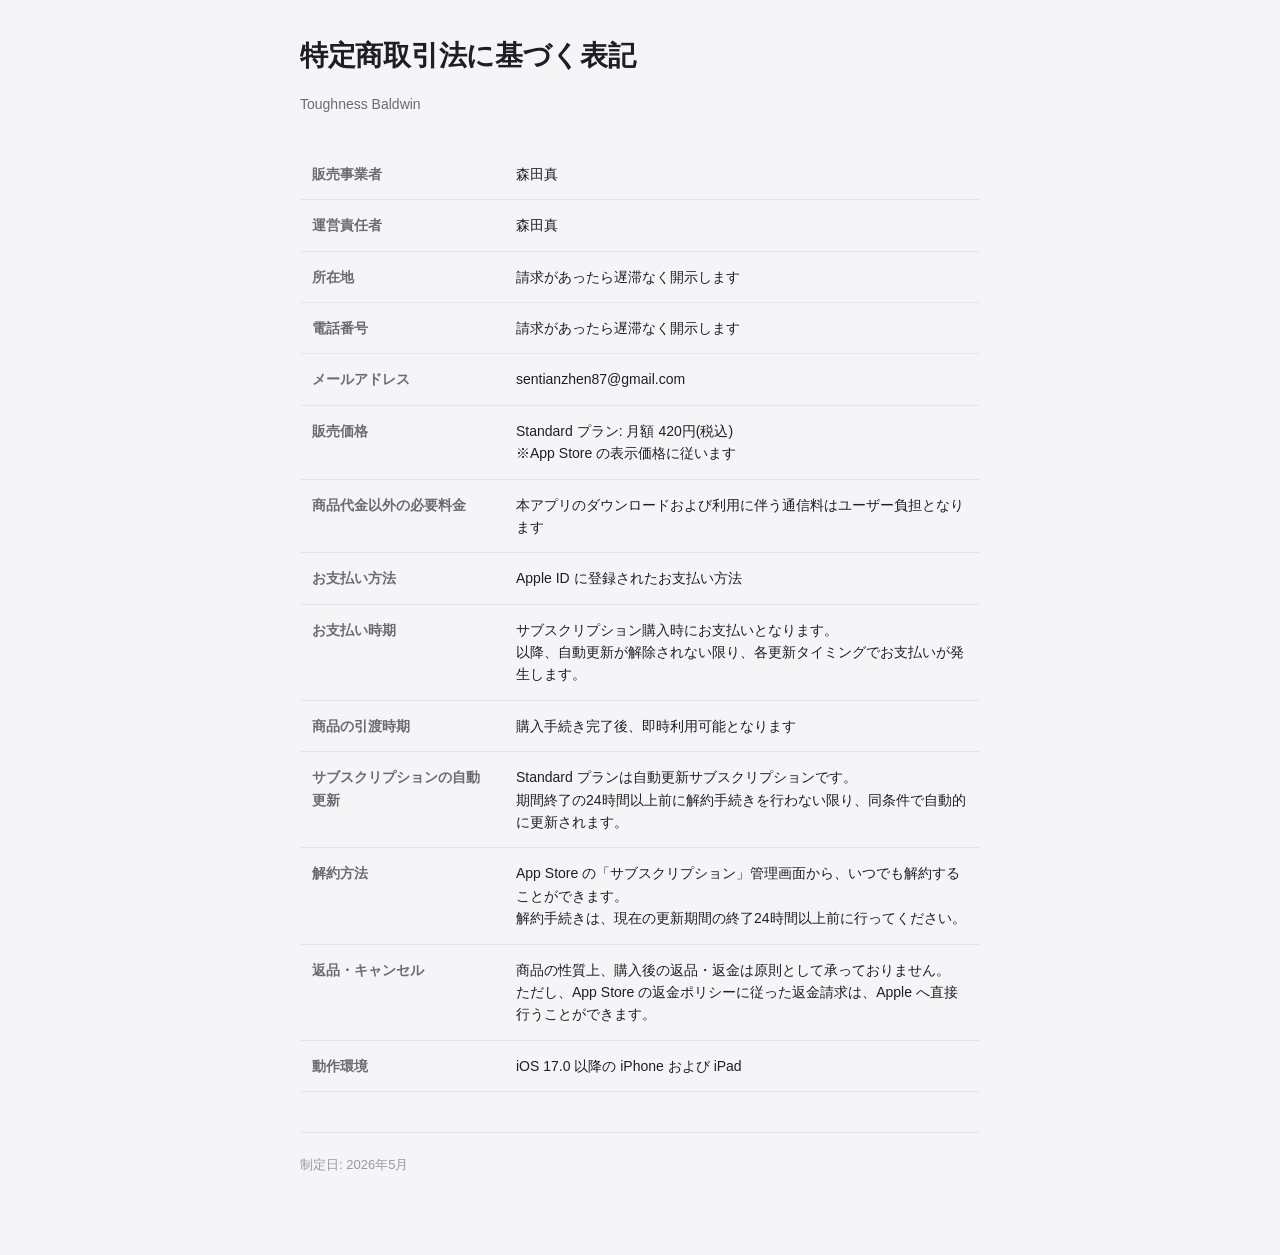
<file: index.html>
<!DOCTYPE html>
<html lang="ja">
<head>
<meta charset="UTF-8">
<meta name="viewport" content="width=device-width, initial-scale=1.0">
<title>特定商取引法に基づく表記 | Toughness Baldwin</title>
<link rel="stylesheet" href="../style.css">
</head>
<body>
<main class="container">
  <h1>特定商取引法に基づく表記</h1>
  <p class="subtitle">Toughness Baldwin</p>

  <table class="info-table">
    <tr>
      <th>販売事業者</th>
      <td>森田真</td>
    </tr>
    <tr>
      <th>運営責任者</th>
      <td>森田真</td>
    </tr>
    <tr>
      <th>所在地</th>
      <td>請求があったら遅滞なく開示します</td>
    </tr>
    <tr>
      <th>電話番号</th>
      <td>請求があったら遅滞なく開示します</td>
    </tr>
    <tr>
      <th>メールアドレス</th>
      <td>sentianzhen87@gmail.com</td>
    </tr>
    <tr>
      <th>販売価格</th>
      <td>
        Standard プラン: 月額 420円(税込)<br>
        ※App Store の表示価格に従います
      </td>
    </tr>
    <tr>
      <th>商品代金以外の必要料金</th>
      <td>本アプリのダウンロードおよび利用に伴う通信料はユーザー負担となります</td>
    </tr>
    <tr>
      <th>お支払い方法</th>
      <td>Apple ID に登録されたお支払い方法</td>
    </tr>
    <tr>
      <th>お支払い時期</th>
      <td>
        サブスクリプション購入時にお支払いとなります。<br>
        以降、自動更新が解除されない限り、各更新タイミングでお支払いが発生します。
      </td>
    </tr>
    <tr>
      <th>商品の引渡時期</th>
      <td>購入手続き完了後、即時利用可能となります</td>
    </tr>
    <tr>
      <th>サブスクリプションの自動更新</th>
      <td>
        Standard プランは自動更新サブスクリプションです。<br>
        期間終了の24時間以上前に解約手続きを行わない限り、同条件で自動的に更新されます。
      </td>
    </tr>
    <tr>
      <th>解約方法</th>
      <td>
        App Store の「サブスクリプション」管理画面から、いつでも解約することができます。<br>
        解約手続きは、現在の更新期間の終了24時間以上前に行ってください。
      </td>
    </tr>
    <tr>
      <th>返品・キャンセル</th>
      <td>
        商品の性質上、購入後の返品・返金は原則として承っておりません。<br>
        ただし、App Store の返金ポリシーに従った返金請求は、Apple へ直接行うことができます。
      </td>
    </tr>
    <tr>
      <th>動作環境</th>
      <td>iOS 17.0 以降の iPhone および iPad</td>
    </tr>
  </table>

  <p class="last-updated">制定日: 2026年5月</p>
</main>
</body>
</html>
</file>
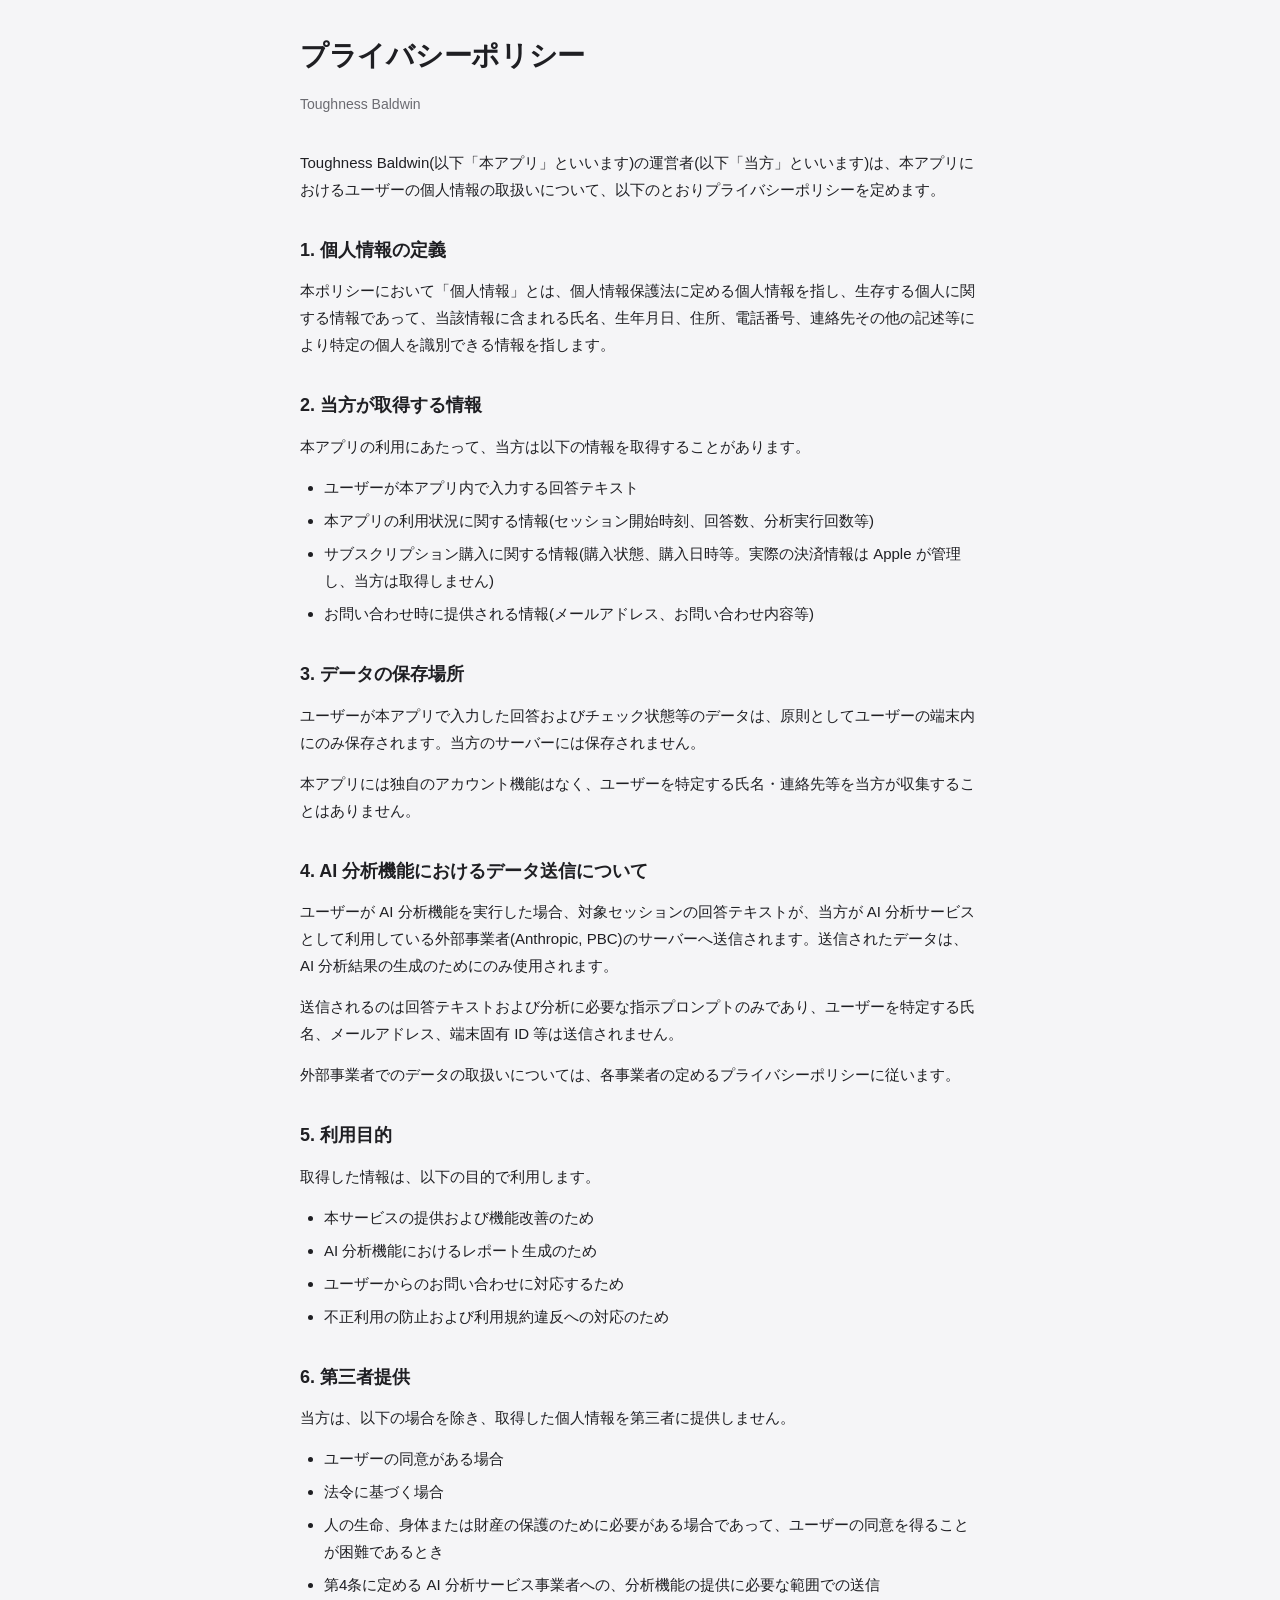
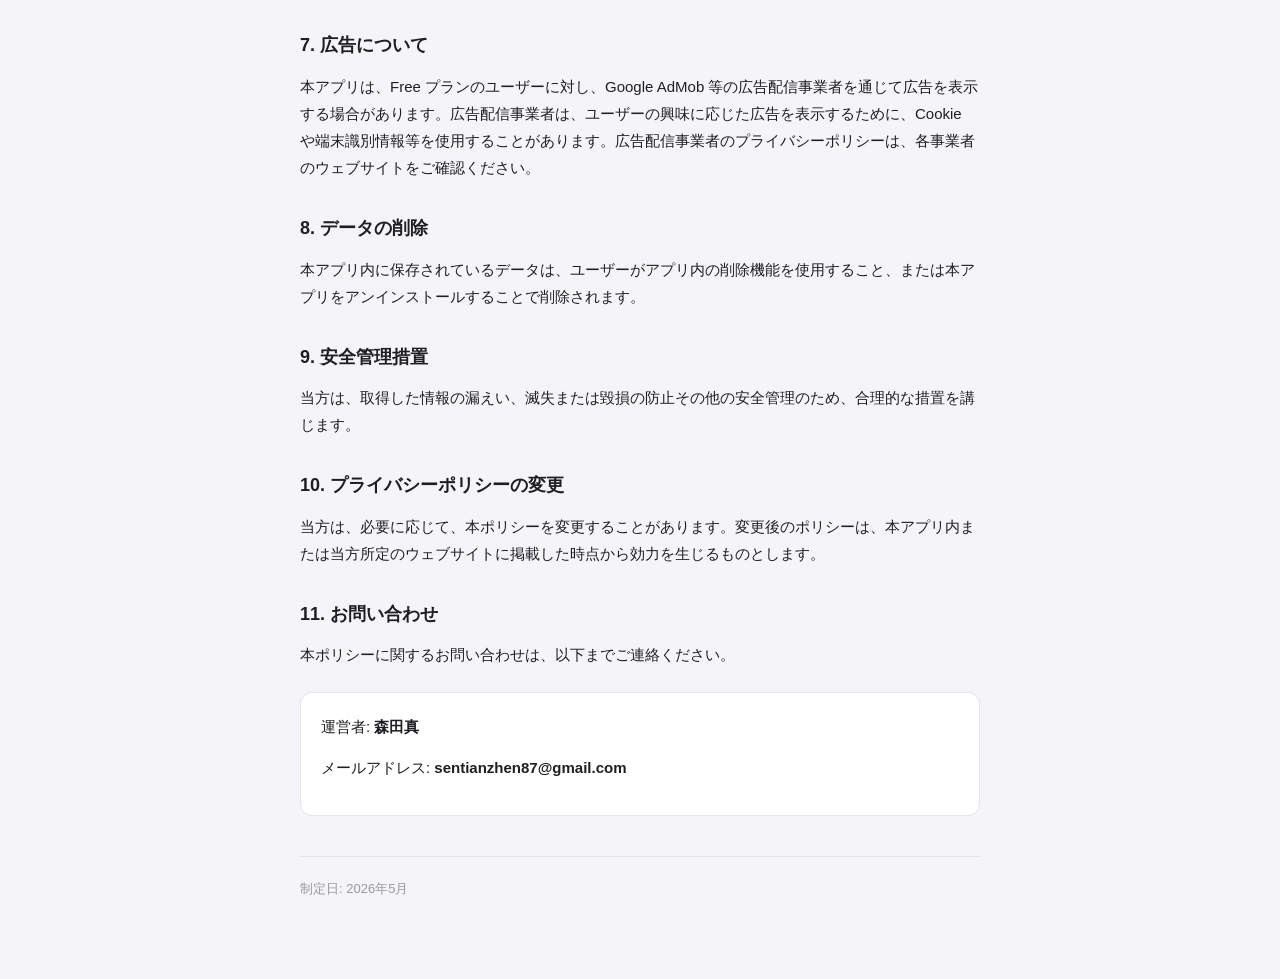
<file: privacy/index.html>
<!DOCTYPE html>
<html lang="ja">
<head>
<meta charset="UTF-8">
<meta name="viewport" content="width=device-width, initial-scale=1.0">
<title>プライバシーポリシー | Toughness Baldwin</title>
<link rel="stylesheet" href="../style.css">
</head>
<body>
<main class="container">
  <h1>プライバシーポリシー</h1>
  <p class="subtitle">Toughness Baldwin</p>

  <p>Toughness Baldwin(以下「本アプリ」といいます)の運営者(以下「当方」といいます)は、本アプリにおけるユーザーの個人情報の取扱いについて、以下のとおりプライバシーポリシーを定めます。</p>

  <h2>1. 個人情報の定義</h2>
  <p>本ポリシーにおいて「個人情報」とは、個人情報保護法に定める個人情報を指し、生存する個人に関する情報であって、当該情報に含まれる氏名、生年月日、住所、電話番号、連絡先その他の記述等により特定の個人を識別できる情報を指します。</p>

  <h2>2. 当方が取得する情報</h2>
  <p>本アプリの利用にあたって、当方は以下の情報を取得することがあります。</p>
  <ul>
    <li>ユーザーが本アプリ内で入力する回答テキスト</li>
    <li>本アプリの利用状況に関する情報(セッション開始時刻、回答数、分析実行回数等)</li>
    <li>サブスクリプション購入に関する情報(購入状態、購入日時等。実際の決済情報は Apple が管理し、当方は取得しません)</li>
    <li>お問い合わせ時に提供される情報(メールアドレス、お問い合わせ内容等)</li>
  </ul>

  <h2>3. データの保存場所</h2>
  <p>ユーザーが本アプリで入力した回答およびチェック状態等のデータは、原則としてユーザーの端末内にのみ保存されます。当方のサーバーには保存されません。</p>
  <p>本アプリには独自のアカウント機能はなく、ユーザーを特定する氏名・連絡先等を当方が収集することはありません。</p>

  <h2>4. AI 分析機能におけるデータ送信について</h2>
  <p>ユーザーが AI 分析機能を実行した場合、対象セッションの回答テキストが、当方が AI 分析サービスとして利用している外部事業者(Anthropic, PBC)のサーバーへ送信されます。送信されたデータは、AI 分析結果の生成のためにのみ使用されます。</p>
  <p>送信されるのは回答テキストおよび分析に必要な指示プロンプトのみであり、ユーザーを特定する氏名、メールアドレス、端末固有 ID 等は送信されません。</p>
  <p>外部事業者でのデータの取扱いについては、各事業者の定めるプライバシーポリシーに従います。</p>

  <h2>5. 利用目的</h2>
  <p>取得した情報は、以下の目的で利用します。</p>
  <ul>
    <li>本サービスの提供および機能改善のため</li>
    <li>AI 分析機能におけるレポート生成のため</li>
    <li>ユーザーからのお問い合わせに対応するため</li>
    <li>不正利用の防止および利用規約違反への対応のため</li>
  </ul>

  <h2>6. 第三者提供</h2>
  <p>当方は、以下の場合を除き、取得した個人情報を第三者に提供しません。</p>
  <ul>
    <li>ユーザーの同意がある場合</li>
    <li>法令に基づく場合</li>
    <li>人の生命、身体または財産の保護のために必要がある場合であって、ユーザーの同意を得ることが困難であるとき</li>
    <li>第4条に定める AI 分析サービス事業者への、分析機能の提供に必要な範囲での送信</li>
  </ul>

  <h2>7. 広告について</h2>
  <p>本アプリは、Free プランのユーザーに対し、Google AdMob 等の広告配信事業者を通じて広告を表示する場合があります。広告配信事業者は、ユーザーの興味に応じた広告を表示するために、Cookie や端末識別情報等を使用することがあります。広告配信事業者のプライバシーポリシーは、各事業者のウェブサイトをご確認ください。</p>

  <h2>8. データの削除</h2>
  <p>本アプリ内に保存されているデータは、ユーザーがアプリ内の削除機能を使用すること、または本アプリをアンインストールすることで削除されます。</p>

  <h2>9. 安全管理措置</h2>
  <p>当方は、取得した情報の漏えい、滅失または毀損の防止その他の安全管理のため、合理的な措置を講じます。</p>

  <h2>10. プライバシーポリシーの変更</h2>
  <p>当方は、必要に応じて、本ポリシーを変更することがあります。変更後のポリシーは、本アプリ内または当方所定のウェブサイトに掲載した時点から効力を生じるものとします。</p>

  <h2>11. お問い合わせ</h2>
  <p>本ポリシーに関するお問い合わせは、以下までご連絡ください。</p>
  <div class="contact-box">
    <p>運営者: <strong>森田真</strong></p>
    <p>メールアドレス: <strong>sentianzhen87@gmail.com</strong></p>
  </div>

  <p class="last-updated">制定日: 2026年5月</p>
</main>
</body>
</html>
</file>
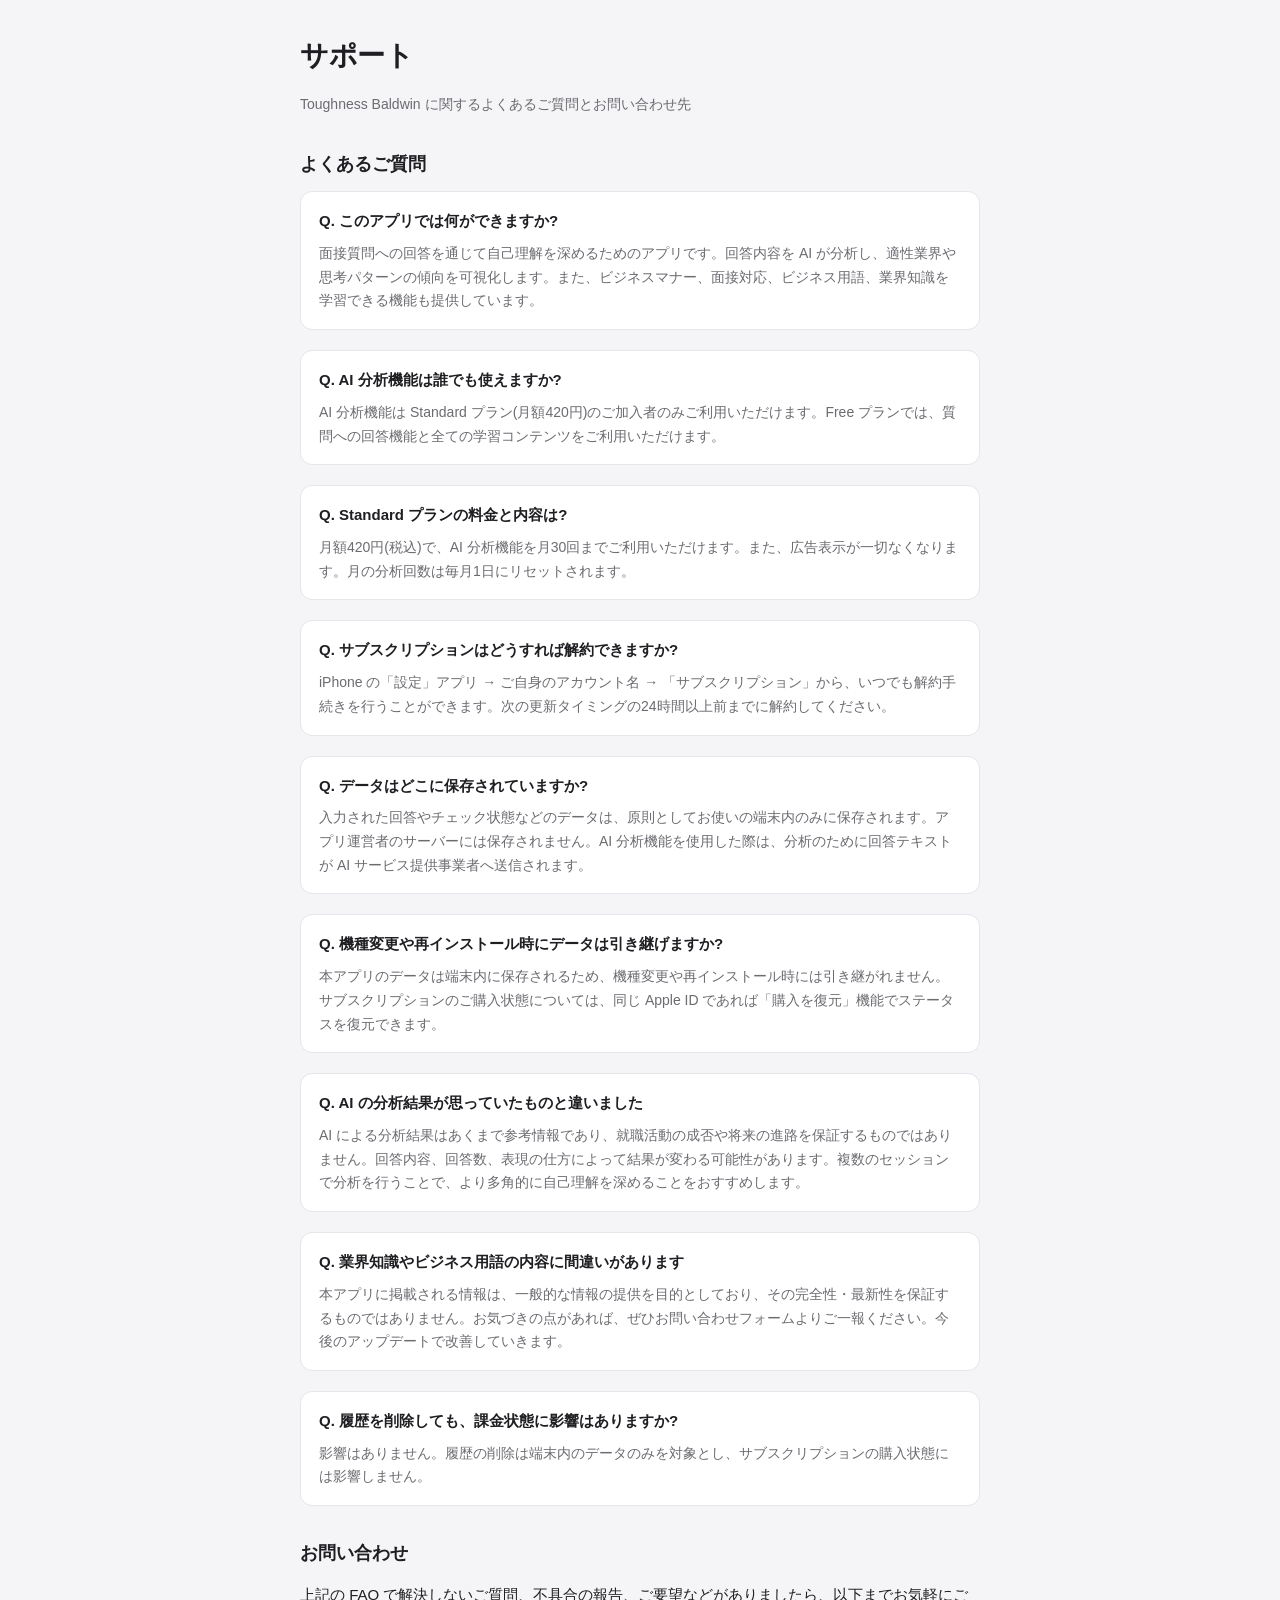
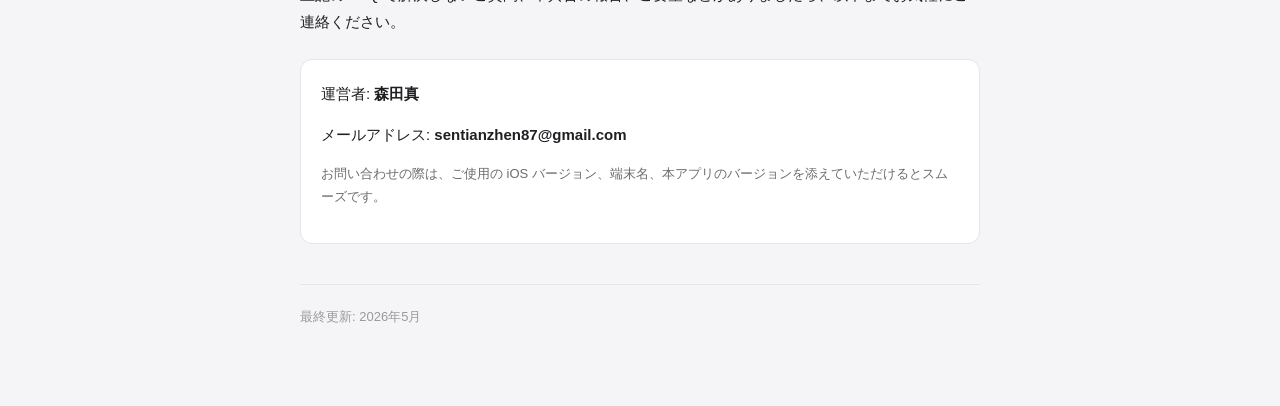
<file: support/index.html>
<!DOCTYPE html>
<html lang="ja">
<head>
<meta charset="UTF-8">
<meta name="viewport" content="width=device-width, initial-scale=1.0">
<title>サポート | Toughness Baldwin</title>
<link rel="stylesheet" href="../style.css">
</head>
<body>
<main class="container">
  <h1>サポート</h1>
  <p class="subtitle">Toughness Baldwin に関するよくあるご質問とお問い合わせ先</p>

  <h2>よくあるご質問</h2>

  <div class="faq-item">
    <div class="faq-q">Q. このアプリでは何ができますか?</div>
    <div class="faq-a">面接質問への回答を通じて自己理解を深めるためのアプリです。回答内容を AI が分析し、適性業界や思考パターンの傾向を可視化します。また、ビジネスマナー、面接対応、ビジネス用語、業界知識を学習できる機能も提供しています。</div>
  </div>

  <div class="faq-item">
    <div class="faq-q">Q. AI 分析機能は誰でも使えますか?</div>
    <div class="faq-a">AI 分析機能は Standard プラン(月額420円)のご加入者のみご利用いただけます。Free プランでは、質問への回答機能と全ての学習コンテンツをご利用いただけます。</div>
  </div>

  <div class="faq-item">
    <div class="faq-q">Q. Standard プランの料金と内容は?</div>
    <div class="faq-a">月額420円(税込)で、AI 分析機能を月30回までご利用いただけます。また、広告表示が一切なくなります。月の分析回数は毎月1日にリセットされます。</div>
  </div>

  <div class="faq-item">
    <div class="faq-q">Q. サブスクリプションはどうすれば解約できますか?</div>
    <div class="faq-a">iPhone の「設定」アプリ → ご自身のアカウント名 → 「サブスクリプション」から、いつでも解約手続きを行うことができます。次の更新タイミングの24時間以上前までに解約してください。</div>
  </div>

  <div class="faq-item">
    <div class="faq-q">Q. データはどこに保存されていますか?</div>
    <div class="faq-a">入力された回答やチェック状態などのデータは、原則としてお使いの端末内のみに保存されます。アプリ運営者のサーバーには保存されません。AI 分析機能を使用した際は、分析のために回答テキストが AI サービス提供事業者へ送信されます。</div>
  </div>

  <div class="faq-item">
    <div class="faq-q">Q. 機種変更や再インストール時にデータは引き継げますか?</div>
    <div class="faq-a">本アプリのデータは端末内に保存されるため、機種変更や再インストール時には引き継がれません。サブスクリプションのご購入状態については、同じ Apple ID であれば「購入を復元」機能でステータスを復元できます。</div>
  </div>

  <div class="faq-item">
    <div class="faq-q">Q. AI の分析結果が思っていたものと違いました</div>
    <div class="faq-a">AI による分析結果はあくまで参考情報であり、就職活動の成否や将来の進路を保証するものではありません。回答内容、回答数、表現の仕方によって結果が変わる可能性があります。複数のセッションで分析を行うことで、より多角的に自己理解を深めることをおすすめします。</div>
  </div>

  <div class="faq-item">
    <div class="faq-q">Q. 業界知識やビジネス用語の内容に間違いがあります</div>
    <div class="faq-a">本アプリに掲載される情報は、一般的な情報の提供を目的としており、その完全性・最新性を保証するものではありません。お気づきの点があれば、ぜひお問い合わせフォームよりご一報ください。今後のアップデートで改善していきます。</div>
  </div>

  <div class="faq-item">
    <div class="faq-q">Q. 履歴を削除しても、課金状態に影響はありますか?</div>
    <div class="faq-a">影響はありません。履歴の削除は端末内のデータのみを対象とし、サブスクリプションの購入状態には影響しません。</div>
  </div>

  <h2>お問い合わせ</h2>
  <p>上記の FAQ で解決しないご質問、不具合の報告、ご要望などがありましたら、以下までお気軽にご連絡ください。</p>

  <div class="contact-box">
    <p>運営者: <strong>森田真</strong></p>
    <p>メールアドレス: <strong>sentianzhen87@gmail.com</strong></p>
    <p style="margin-top: 12px; font-size: 13px; color: var(--text-secondary);">お問い合わせの際は、ご使用の iOS バージョン、端末名、本アプリのバージョンを添えていただけるとスムーズです。</p>
  </div>

  <p class="last-updated">最終更新: 2026年5月</p>
</main>
</body>
</html>
</file>
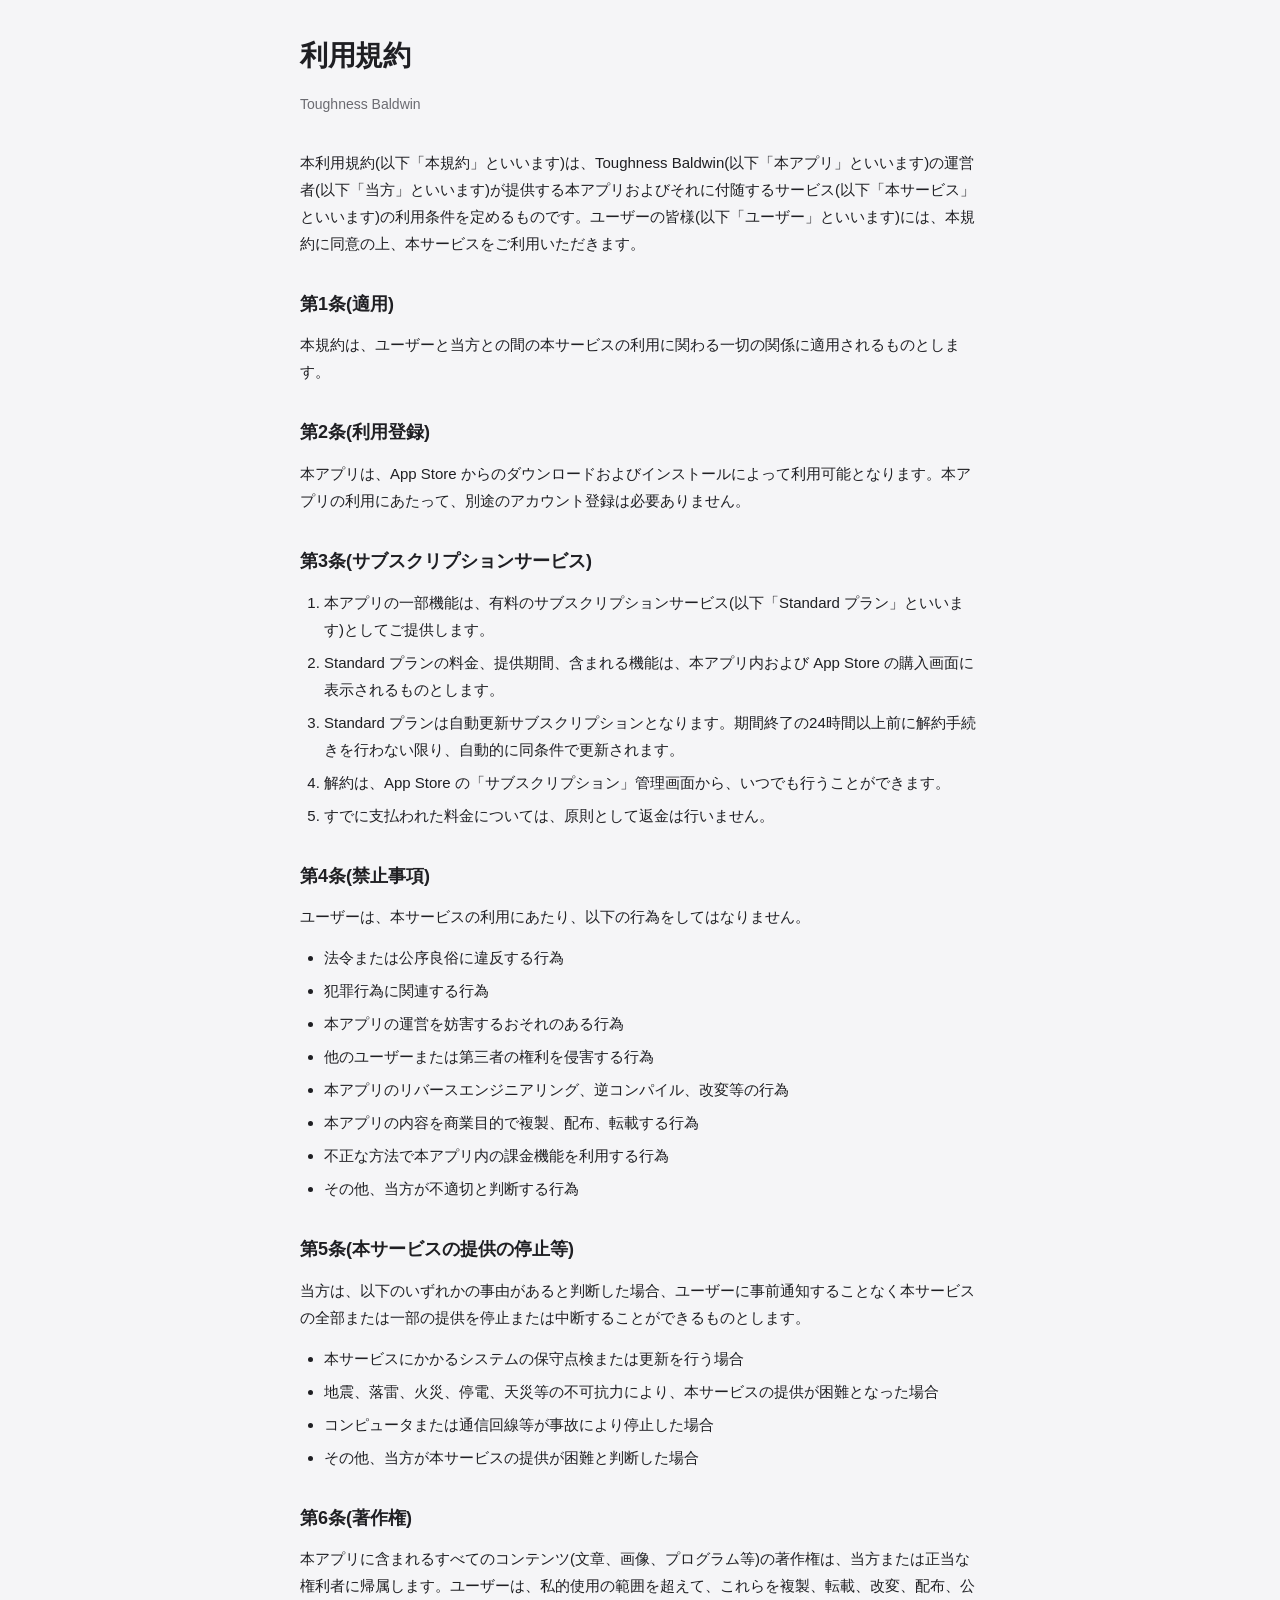
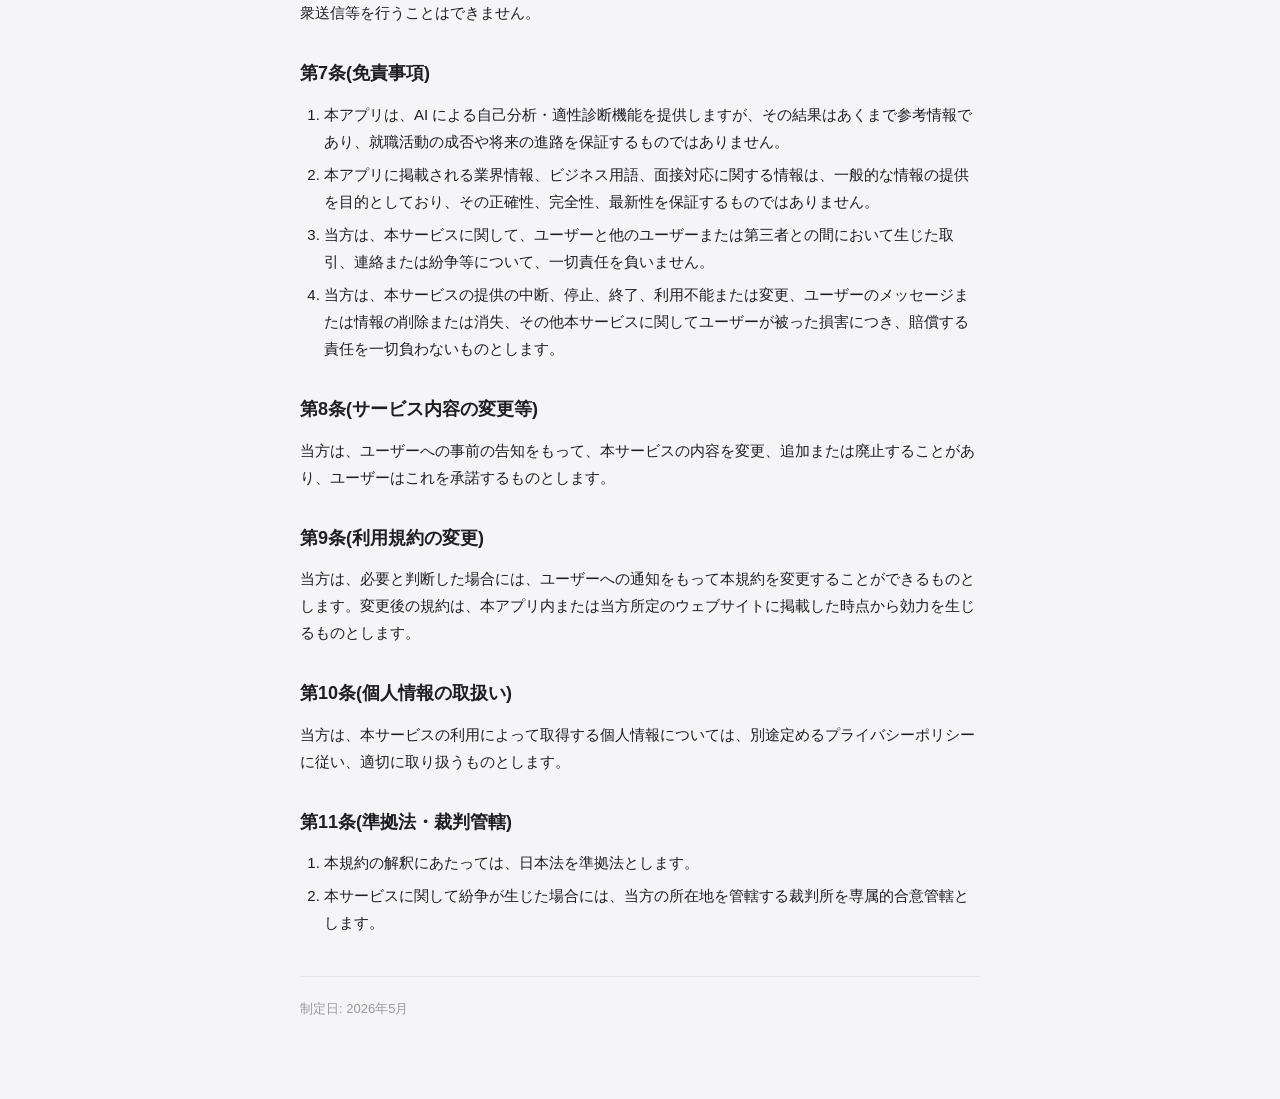
<file: terms/index.html>
<!DOCTYPE html>
<html lang="ja">
<head>
<meta charset="UTF-8">
<meta name="viewport" content="width=device-width, initial-scale=1.0">
<title>利用規約 | Toughness Baldwin</title>
<link rel="stylesheet" href="../style.css">
</head>
<body>
<main class="container">
  <h1>利用規約</h1>
  <p class="subtitle">Toughness Baldwin</p>

  <p>本利用規約(以下「本規約」といいます)は、Toughness Baldwin(以下「本アプリ」といいます)の運営者(以下「当方」といいます)が提供する本アプリおよびそれに付随するサービス(以下「本サービス」といいます)の利用条件を定めるものです。ユーザーの皆様(以下「ユーザー」といいます)には、本規約に同意の上、本サービスをご利用いただきます。</p>

  <h2>第1条(適用)</h2>
  <p>本規約は、ユーザーと当方との間の本サービスの利用に関わる一切の関係に適用されるものとします。</p>

  <h2>第2条(利用登録)</h2>
  <p>本アプリは、App Store からのダウンロードおよびインストールによって利用可能となります。本アプリの利用にあたって、別途のアカウント登録は必要ありません。</p>

  <h2>第3条(サブスクリプションサービス)</h2>
  <ol>
    <li>本アプリの一部機能は、有料のサブスクリプションサービス(以下「Standard プラン」といいます)としてご提供します。</li>
    <li>Standard プランの料金、提供期間、含まれる機能は、本アプリ内および App Store の購入画面に表示されるものとします。</li>
    <li>Standard プランは自動更新サブスクリプションとなります。期間終了の24時間以上前に解約手続きを行わない限り、自動的に同条件で更新されます。</li>
    <li>解約は、App Store の「サブスクリプション」管理画面から、いつでも行うことができます。</li>
    <li>すでに支払われた料金については、原則として返金は行いません。</li>
  </ol>

  <h2>第4条(禁止事項)</h2>
  <p>ユーザーは、本サービスの利用にあたり、以下の行為をしてはなりません。</p>
  <ul>
    <li>法令または公序良俗に違反する行為</li>
    <li>犯罪行為に関連する行為</li>
    <li>本アプリの運営を妨害するおそれのある行為</li>
    <li>他のユーザーまたは第三者の権利を侵害する行為</li>
    <li>本アプリのリバースエンジニアリング、逆コンパイル、改変等の行為</li>
    <li>本アプリの内容を商業目的で複製、配布、転載する行為</li>
    <li>不正な方法で本アプリ内の課金機能を利用する行為</li>
    <li>その他、当方が不適切と判断する行為</li>
  </ul>

  <h2>第5条(本サービスの提供の停止等)</h2>
  <p>当方は、以下のいずれかの事由があると判断した場合、ユーザーに事前通知することなく本サービスの全部または一部の提供を停止または中断することができるものとします。</p>
  <ul>
    <li>本サービスにかかるシステムの保守点検または更新を行う場合</li>
    <li>地震、落雷、火災、停電、天災等の不可抗力により、本サービスの提供が困難となった場合</li>
    <li>コンピュータまたは通信回線等が事故により停止した場合</li>
    <li>その他、当方が本サービスの提供が困難と判断した場合</li>
  </ul>

  <h2>第6条(著作権)</h2>
  <p>本アプリに含まれるすべてのコンテンツ(文章、画像、プログラム等)の著作権は、当方または正当な権利者に帰属します。ユーザーは、私的使用の範囲を超えて、これらを複製、転載、改変、配布、公衆送信等を行うことはできません。</p>

  <h2>第7条(免責事項)</h2>
  <ol>
    <li>本アプリは、AI による自己分析・適性診断機能を提供しますが、その結果はあくまで参考情報であり、就職活動の成否や将来の進路を保証するものではありません。</li>
    <li>本アプリに掲載される業界情報、ビジネス用語、面接対応に関する情報は、一般的な情報の提供を目的としており、その正確性、完全性、最新性を保証するものではありません。</li>
    <li>当方は、本サービスに関して、ユーザーと他のユーザーまたは第三者との間において生じた取引、連絡または紛争等について、一切責任を負いません。</li>
    <li>当方は、本サービスの提供の中断、停止、終了、利用不能または変更、ユーザーのメッセージまたは情報の削除または消失、その他本サービスに関してユーザーが被った損害につき、賠償する責任を一切負わないものとします。</li>
  </ol>

  <h2>第8条(サービス内容の変更等)</h2>
  <p>当方は、ユーザーへの事前の告知をもって、本サービスの内容を変更、追加または廃止することがあり、ユーザーはこれを承諾するものとします。</p>

  <h2>第9条(利用規約の変更)</h2>
  <p>当方は、必要と判断した場合には、ユーザーへの通知をもって本規約を変更することができるものとします。変更後の規約は、本アプリ内または当方所定のウェブサイトに掲載した時点から効力を生じるものとします。</p>

  <h2>第10条(個人情報の取扱い)</h2>
  <p>当方は、本サービスの利用によって取得する個人情報については、別途定めるプライバシーポリシーに従い、適切に取り扱うものとします。</p>

  <h2>第11条(準拠法・裁判管轄)</h2>
  <ol>
    <li>本規約の解釈にあたっては、日本法を準拠法とします。</li>
    <li>本サービスに関して紛争が生じた場合には、当方の所在地を管轄する裁判所を専属的合意管轄とします。</li>
  </ol>

  <p class="last-updated">制定日: 2026年5月</p>
</main>
</body>
</html>
</file>
<file: style.css>
/* Toughness Baldwin Legal Pages
   グレーベース、ライト/ダーク両対応 */

:root {
  --bg: #f5f5f7;
  --card-bg: #ffffff;
  --text-primary: #1f1f23;
  --text-secondary: #6b6b71;
  --text-tertiary: #98989f;
  --divider: #e5e5ea;
  --accent: #34343f;
}

@media (prefers-color-scheme: dark) {
  :root {
    --bg: #19191c;
    --card-bg: #28282d;
    --text-primary: #f2f2f5;
    --text-secondary: #a8a8ad;
    --text-tertiary: #6b6b71;
    --divider: #3a3a3f;
    --accent: #d8d9e6;
  }
}

* {
  box-sizing: border-box;
  margin: 0;
  padding: 0;
}

html {
  -webkit-text-size-adjust: 100%;
}

body {
  font-family: -apple-system, BlinkMacSystemFont, "Helvetica Neue",
    "Hiragino Sans", "Hiragino Kaku Gothic ProN", "Noto Sans JP",
    "Yu Gothic Medium", sans-serif;
  font-size: 16px;
  line-height: 1.7;
  color: var(--text-primary);
  background: var(--bg);
  -webkit-font-smoothing: antialiased;
  -moz-osx-font-smoothing: grayscale;
}

.container {
  max-width: 720px;
  margin: 0 auto;
  padding: 32px 20px 64px;
}

h1 {
  font-size: 28px;
  font-weight: 700;
  letter-spacing: -0.01em;
  margin-bottom: 12px;
  color: var(--text-primary);
}

h2 {
  font-size: 18px;
  font-weight: 700;
  margin: 32px 0 12px;
  color: var(--text-primary);
}

h3 {
  font-size: 16px;
  font-weight: 600;
  margin: 20px 0 8px;
  color: var(--text-primary);
}

p {
  font-size: 15px;
  line-height: 1.8;
  color: var(--text-primary);
  margin-bottom: 14px;
}

ul, ol {
  margin: 12px 0 16px 24px;
}

li {
  font-size: 15px;
  line-height: 1.8;
  color: var(--text-primary);
  margin-bottom: 6px;
}

a {
  color: var(--text-primary);
  text-decoration: underline;
}

a:hover {
  opacity: 0.7;
}

.subtitle {
  font-size: 14px;
  color: var(--text-secondary);
  margin-bottom: 32px;
}

.last-updated {
  font-size: 13px;
  color: var(--text-tertiary);
  margin-top: 40px;
  padding-top: 20px;
  border-top: 1px solid var(--divider);
}

.info-table {
  width: 100%;
  border-collapse: collapse;
  margin: 16px 0 24px;
}

.info-table th,
.info-table td {
  text-align: left;
  padding: 14px 12px;
  border-bottom: 1px solid var(--divider);
  font-size: 14px;
  line-height: 1.6;
  vertical-align: top;
}

.info-table th {
  width: 30%;
  font-weight: 600;
  color: var(--text-secondary);
  background: transparent;
}

.info-table td {
  color: var(--text-primary);
}

.faq-item {
  margin-bottom: 20px;
  padding: 16px 18px;
  background: var(--card-bg);
  border-radius: 12px;
  border: 1px solid var(--divider);
}

.faq-q {
  font-weight: 600;
  color: var(--text-primary);
  margin-bottom: 8px;
  font-size: 15px;
}

.faq-a {
  font-size: 14px;
  color: var(--text-secondary);
  line-height: 1.7;
}

.contact-box {
  margin-top: 24px;
  padding: 20px;
  background: var(--card-bg);
  border-radius: 12px;
  border: 1px solid var(--divider);
}

.contact-box strong {
  font-weight: 600;
  color: var(--text-primary);
}

.intro-card {
  margin: 32px 0;
  padding: 20px;
  background: var(--card-bg);
  border-radius: 12px;
  border: 1px solid var(--divider);
}

.intro-card p {
  margin-bottom: 0;
  font-size: 14px;
  color: var(--text-secondary);
}

@media (max-width: 600px) {
  .container {
    padding: 24px 16px 48px;
  }

  h1 {
    font-size: 24px;
  }

  h2 {
    font-size: 17px;
  }

  .info-table th {
    width: 40%;
  }
}
</file>
